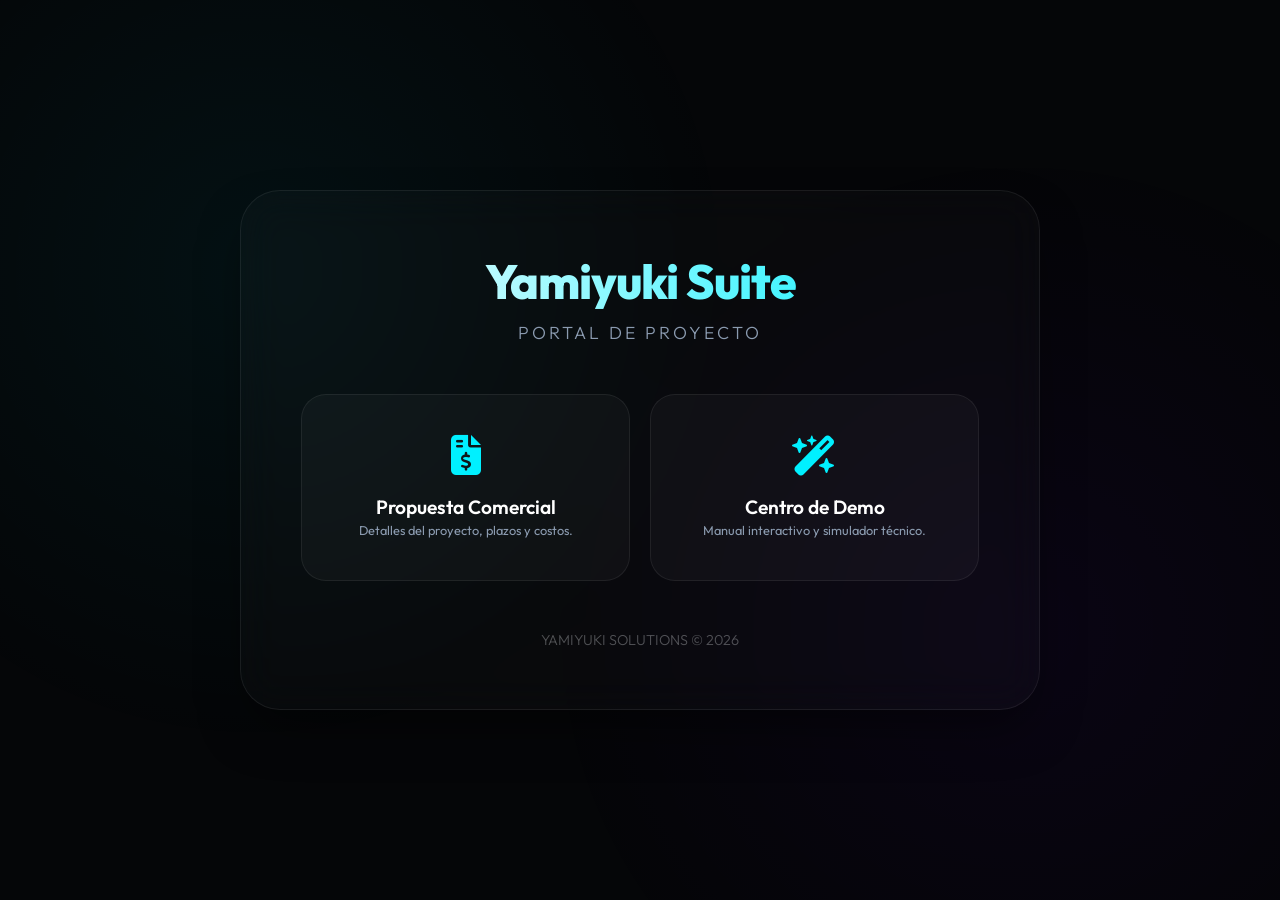
<file: index.html>
<!DOCTYPE html>
<html lang="es">
<head>
    <meta charset="UTF-8">
    <meta name="viewport" content="width=device-width, initial-scale=1.0">
    <title>Yamiyuki Suite | Portal de Gestión</title>
    <link href="https://fonts.googleapis.com/css2?family=Outfit:wght@300;400;600;800&display=swap" rel="stylesheet">
    <link rel="stylesheet" href="https://cdnjs.cloudflare.com/ajax/libs/font-awesome/6.4.0/css/all.min.css">
    <style>
        :root {
            --bg-color: #050608;
            --glass-bg: rgba(255, 255, 255, 0.02);
            --glass-border: rgba(255, 255, 255, 0.07);
            --accent-cyan: #00f0ff;
            --accent-purple: #7000ff;
            --text-main: #f0f4f8;
            --text-muted: #8b9bb0;
        }

        * { margin: 0; padding: 0; box-sizing: border-box; font-family: 'Outfit', sans-serif; }
        body { background-color: var(--bg-color); color: var(--text-main); height: 100vh; overflow: hidden; display: flex; align-items: center; justify-content: center; }

        .background-blobs {
            position: fixed; top: 0; left: 0; width: 100%; height: 100%; z-index: -1;
            background: radial-gradient(circle at 20% 30%, rgba(0, 240, 255, 0.05) 0%, transparent 40%),
                        radial-gradient(circle at 80% 70%, rgba(112, 0, 255, 0.05) 0%, transparent 40%);
        }

        .portal-card {
            background: var(--glass-bg);
            backdrop-filter: blur(20px);
            border: 1px solid var(--glass-border);
            padding: 60px;
            border-radius: 40px;
            text-align: center;
            max-width: 800px;
            width: 90%;
            box-shadow: 0 25px 50px -12px rgba(0, 0, 0, 0.5);
            animation: fadeIn 1s ease-out;
        }

        header h1 { font-size: 3rem; font-weight: 800; letter-spacing: -1px; background: linear-gradient(90deg, #fff, var(--accent-cyan)); -webkit-background-clip: text; background-clip: text; -webkit-text-fill-color: transparent; margin-bottom: 10px; }
        header p { color: var(--text-muted); font-size: 1.1rem; margin-bottom: 50px; text-transform: uppercase; letter-spacing: 3px; font-weight: 300; }

        .button-grid { display: grid; grid-template-columns: 1fr 1fr; gap: 20px; }

        .portal-btn {
            background: rgba(255, 255, 255, 0.03);
            border: 1px solid var(--glass-border);
            padding: 40px 20px;
            border-radius: 25px;
            text-decoration: none;
            color: #fff;
            transition: all 0.3s cubic-bezier(0.4, 0, 0.2, 1);
            display: flex;
            flex-direction: column;
            align-items: center;
            gap: 20px;
        }

        .portal-btn i { font-size: 2.5rem; color: var(--accent-cyan); transition: all 0.3s; }
        .portal-btn h2 { font-size: 1.2rem; font-weight: 600; }
        .portal-btn span { font-size: 0.8rem; color: var(--text-muted); line-height: 1.4; }

        .portal-btn:hover {
            background: rgba(255, 255, 255, 0.07);
            border-color: var(--accent-cyan);
            transform: translateY(-10px);
            box-shadow: 0 10px 30px -10px var(--accent-cyan);
        }

        .portal-btn:hover i { transform: scale(1.1); color: #fff; }

        .footer-logo { margin-top: 50px; opacity: 0.3; font-size: 0.9rem; font-weight: 300; }

        @keyframes fadeIn { from { opacity: 0; transform: translateY(20px); } to { opacity: 1; transform: translateY(0); } }

        @media (max-width: 600px) {
            .button-grid { grid-template-columns: 1fr; }
            header h1 { font-size: 2rem; }
            .portal-card { padding: 30px; }
        }
    </style>
</head>
<body>
    <div class="background-blobs"></div>

    <div class="portal-card">
        <header>
            <h1>Yamiyuki Suite</h1>
            <p>Portal de Proyecto</p>
        </header>

        <div class="button-grid">
            <a href="Cotizacion.html" class="portal-btn">
                <i class="fa-solid fa-file-invoice-dollar"></i>
                <div>
                    <h2>Propuesta Comercial</h2>
                    <span>Detalles del proyecto, plazos y costos.</span>
                </div>
            </a>

            <a href="Documentacion.html" class="portal-btn">
                <i class="fa-solid fa-wand-magic-sparkles"></i>
                <div>
                    <h2>Centro de Demo</h2>
                    <span>Manual interactivo y simulador técnico.</span>
                </div>
            </a>
        </div>

        <div class="footer-logo">
            YAMIYUKI SOLUTIONS &copy; 2026
        </div>
    </div>
</body>
</html>
</file>
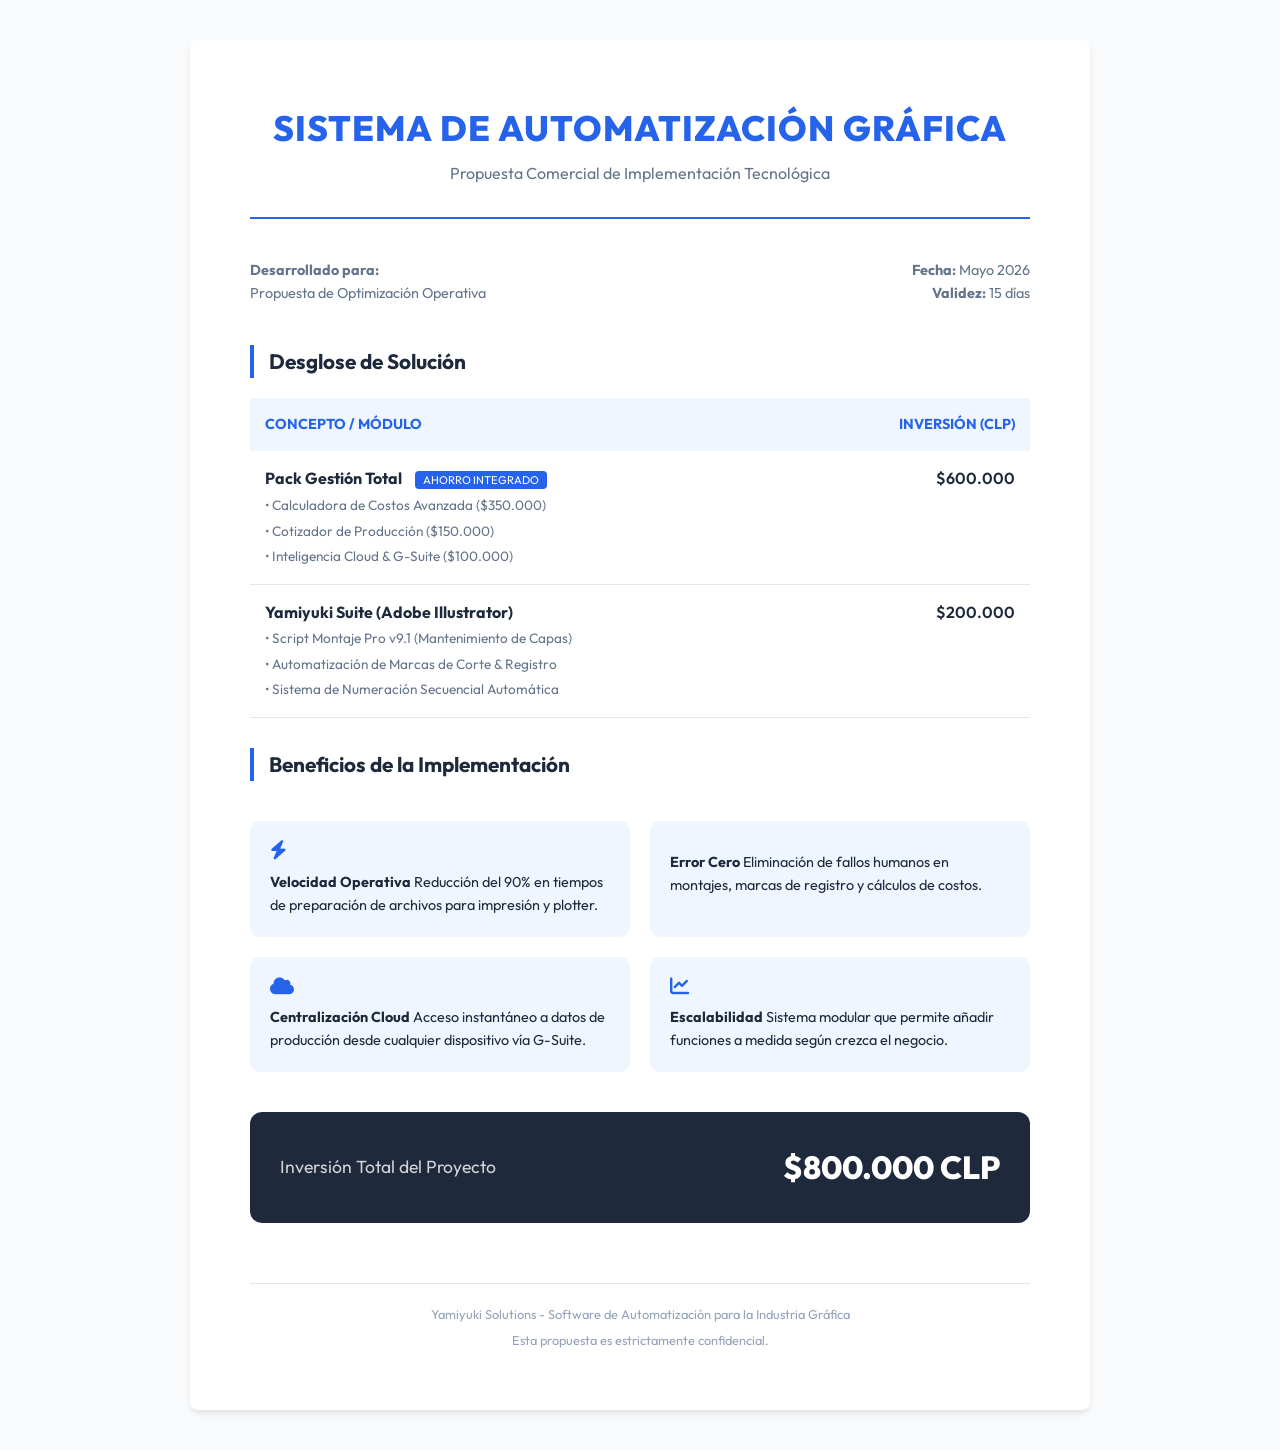
<file: Cotizacion.html>
<!DOCTYPE html>
<html lang="es">
<head>
    <meta charset="UTF-8">
    <meta name="viewport" content="width=device-width, initial-scale=1.0">
    <title>Propuesta Comercial | Yamiyuki Suite</title>
    <link href="https://fonts.googleapis.com/css2?family=Outfit:wght@300;400;600;800&display=swap" rel="stylesheet">
    <link rel="stylesheet" href="https://cdnjs.cloudflare.com/ajax/libs/font-awesome/6.4.0/css/all.min.css">
    <style>
        :root {
            --bg-color: #f8fafc;
            --text-dark: #1e293b;
            --accent-blue: #2563eb;
            --accent-soft: #eff6ff;
            --border-color: #e2e8f0;
        }

        * { margin: 0; padding: 0; box-sizing: border-box; font-family: 'Outfit', sans-serif; }
        body { background-color: var(--bg-color); color: var(--text-dark); line-height: 1.6; padding: 40px 20px; }

        .paper {
            max-width: 900px;
            margin: 0 auto;
            background: #fff;
            padding: 60px;
            border-radius: 8px;
            box-shadow: 0 4px 6px -1px rgba(0, 0, 0, 0.1);
        }

        header { border-bottom: 2px solid var(--accent-blue); padding-bottom: 30px; margin-bottom: 40px; text-align: center; }
        header h1 { font-size: 2.2rem; font-weight: 800; text-transform: uppercase; letter-spacing: 1px; color: var(--accent-blue); }
        header p { color: #64748b; font-size: 1rem; margin-top: 5px; }

        .client-info { display: flex; justify-content: space-between; margin-bottom: 40px; font-size: 0.9rem; color: #64748b; }

        h2 { font-size: 1.3rem; margin-bottom: 20px; color: var(--text-dark); border-left: 4px solid var(--accent-blue); padding-left: 15px; }

        table { width: 100%; border-collapse: collapse; margin-bottom: 30px; }
        th { text-align: left; background: var(--accent-soft); padding: 15px; font-size: 0.9rem; text-transform: uppercase; color: var(--accent-blue); }
        td { padding: 15px; border-bottom: 1px solid var(--border-color); vertical-align: top; }

        .price { font-weight: 600; color: var(--text-dark); text-align: right; }
        
        .pack-tag { background: var(--accent-blue); color: #fff; padding: 2px 8px; border-radius: 4px; font-size: 0.7rem; vertical-align: middle; margin-left: 10px; }

        .total-box {
            background: var(--text-dark);
            color: #fff;
            padding: 30px;
            border-radius: 12px;
            display: flex;
            justify-content: space-between;
            align-items: center;
            margin-top: 40px;
        }
        .total-box h3 { font-size: 1.1rem; font-weight: 400; opacity: 0.8; }
        .total-box .amount { font-size: 2rem; font-weight: 800; color: #fff; }

        .benefits { display: grid; grid-template-columns: 1fr 1fr; gap: 20px; margin-top: 40px; }
        .benefit-item { background: var(--accent-soft); padding: 20px; border-radius: 10px; font-size: 0.9rem; }
        .benefit-item i { color: var(--accent-blue); margin-bottom: 10px; display: block; font-size: 1.2rem; }

        .footer-note { margin-top: 60px; font-size: 0.8rem; color: #94a3b8; text-align: center; border-top: 1px solid var(--border-color); padding-top: 20px; }

        @media (max-width: 600px) {
            .paper { padding: 30px; }
            .benefits { grid-template-columns: 1fr; }
            .client-info { flex-direction: column; gap: 10px; }
        }
    </style>
</head>
<body>
    <div class="paper">
        <header>
            <h1>Sistema de Automatización Gráfica</h1>
            <p>Propuesta Comercial de Implementación Tecnológica</p>
        </header>

        <div class="client-info">
            <div>
                <strong>Desarrollado para:</strong><br>
                Propuesta de Optimización Operativa
            </div>
            <div style="text-align: right;">
                <strong>Fecha:</strong> Mayo 2026<br>
                <strong>Validez:</strong> 15 días
            </div>
        </div>

        <section>
            <h2>Desglose de Solución</h2>
            <table>
                <thead>
                    <tr>
                        <th>Concepto / Módulo</th>
                        <th style="text-align: right;">Inversión (CLP)</th>
                    </tr>
                </thead>
                <tbody>
                    <tr>
                        <td>
                            <strong>Pack Gestión Total</strong> <span class="pack-tag">AHORRO INTEGRADO</span><br>
                            <span style="font-size: 0.85rem; color: #64748b;">
                                • Calculadora de Costos Avanzada ($350.000)<br>
                                • Cotizador de Producción ($150.000)<br>
                                • Inteligencia Cloud & G-Suite ($100.000)
                            </span>
                        </td>
                        <td class="price">$600.000</td>
                    </tr>
                    <tr>
                        <td>
                            <strong>Yamiyuki Suite (Adobe Illustrator)</strong><br>
                            <span style="font-size: 0.85rem; color: #64748b;">
                                • Script Montaje Pro v9.1 (Mantenimiento de Capas)<br>
                                • Automatización de Marcas de Corte & Registro<br>
                                • Sistema de Numeración Secuencial Automática
                            </span>
                        </td>
                        <td class="price">$200.000</td>
                    </tr>
                </tbody>
            </table>
        </section>

        <section>
            <h2>Beneficios de la Implementación</h2>
            <div class="benefits">
                <div class="benefit-item">
                    <i class="fa-solid fa-bolt"></i>
                    <strong>Velocidad Operativa</strong>
                    Reducción del 90% en tiempos de preparación de archivos para impresión y plotter.
                </div>
                <div class="benefit-item">
                    <i class="fa-solid fa-shield-check"></i>
                    <strong>Error Cero</strong>
                    Eliminación de fallos humanos en montajes, marcas de registro y cálculos de costos.
                </div>
                <div class="benefit-item">
                    <i class="fa-solid fa-cloud"></i>
                    <strong>Centralización Cloud</strong>
                    Acceso instantáneo a datos de producción desde cualquier dispositivo vía G-Suite.
                </div>
                <div class="benefit-item">
                    <i class="fa-solid fa-chart-line"></i>
                    <strong>Escalabilidad</strong>
                    Sistema modular que permite añadir funciones a medida según crezca el negocio.
                </div>
            </div>
        </section>

        <div class="total-box">
            <h3>Inversión Total del Proyecto</h3>
            <div class="amount">$800.000 CLP</div>
        </div>

        <div class="footer-note">
            <p>Yamiyuki Solutions - Software de Automatización para la Industria Gráfica</p>
            <p style="margin-top: 5px;">Esta propuesta es estrictamente confidencial.</p>
        </div>
    </div>
</body>
</html>
</file>
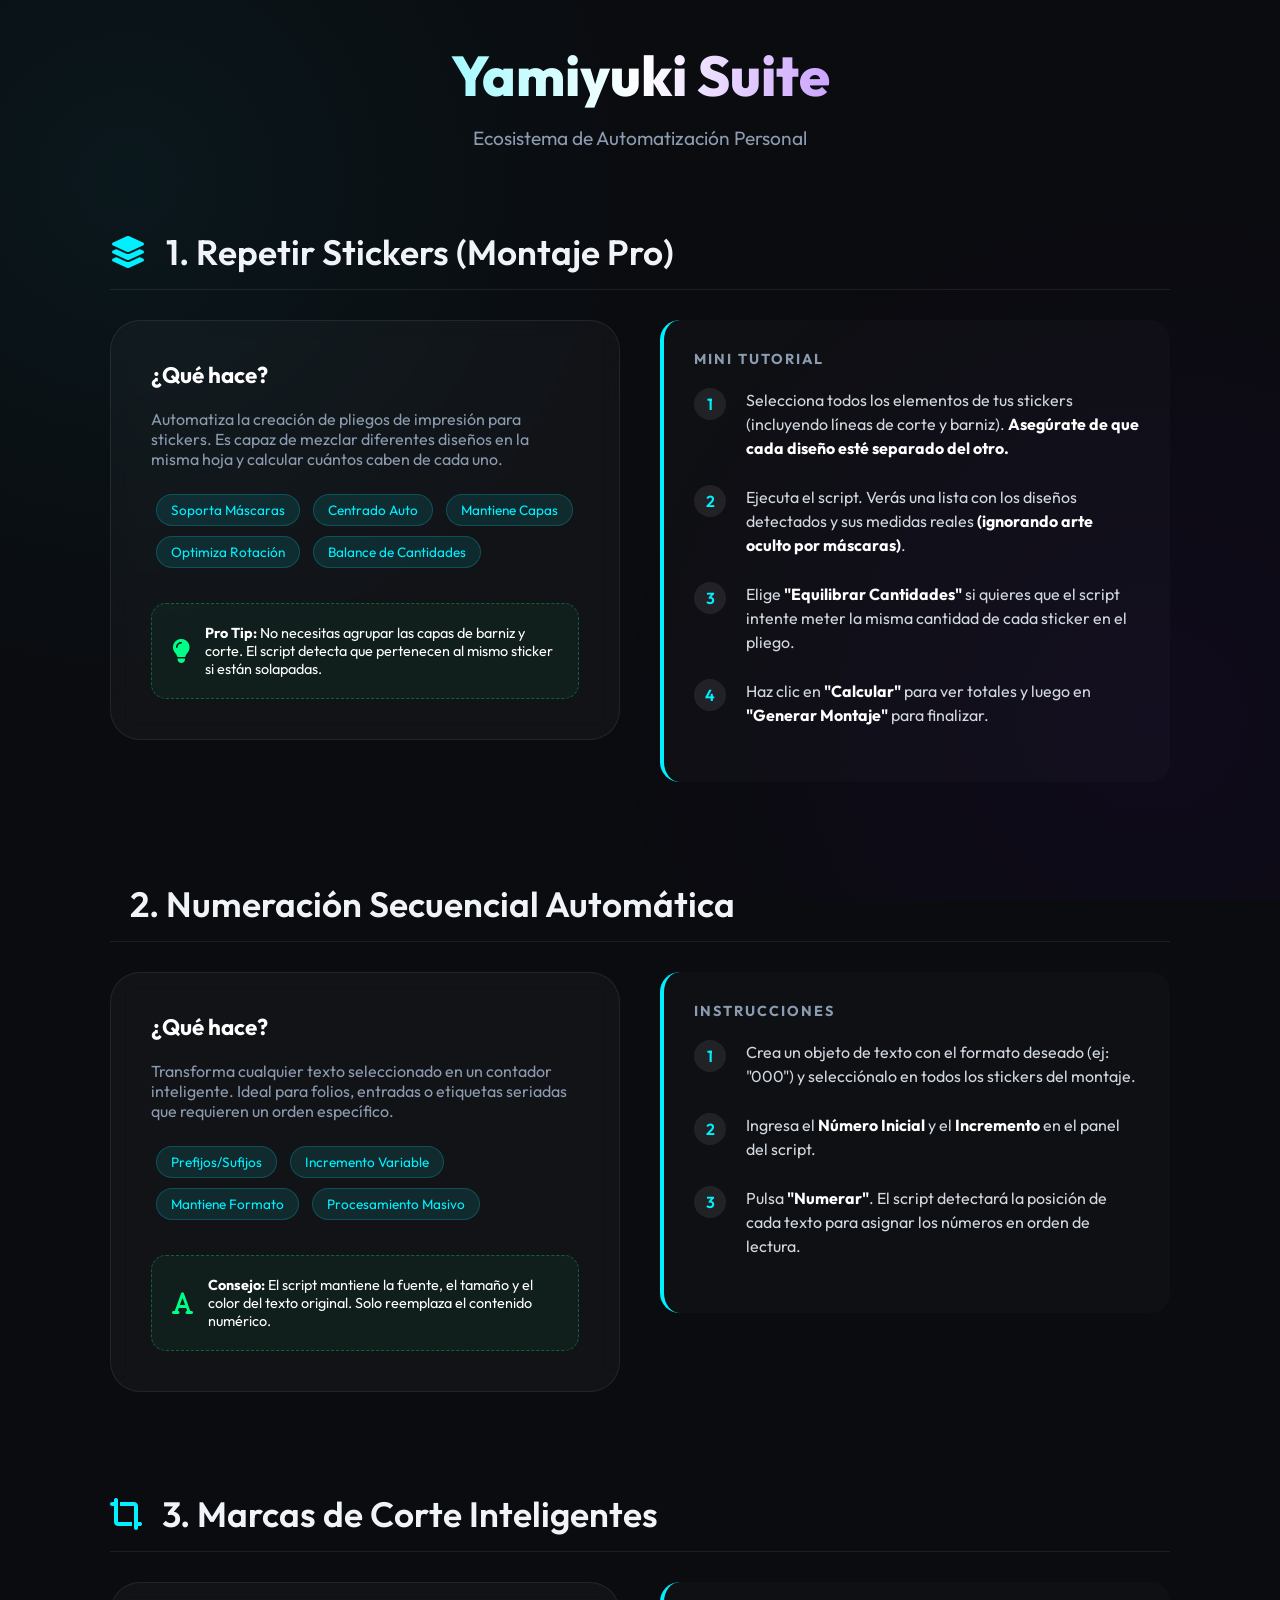
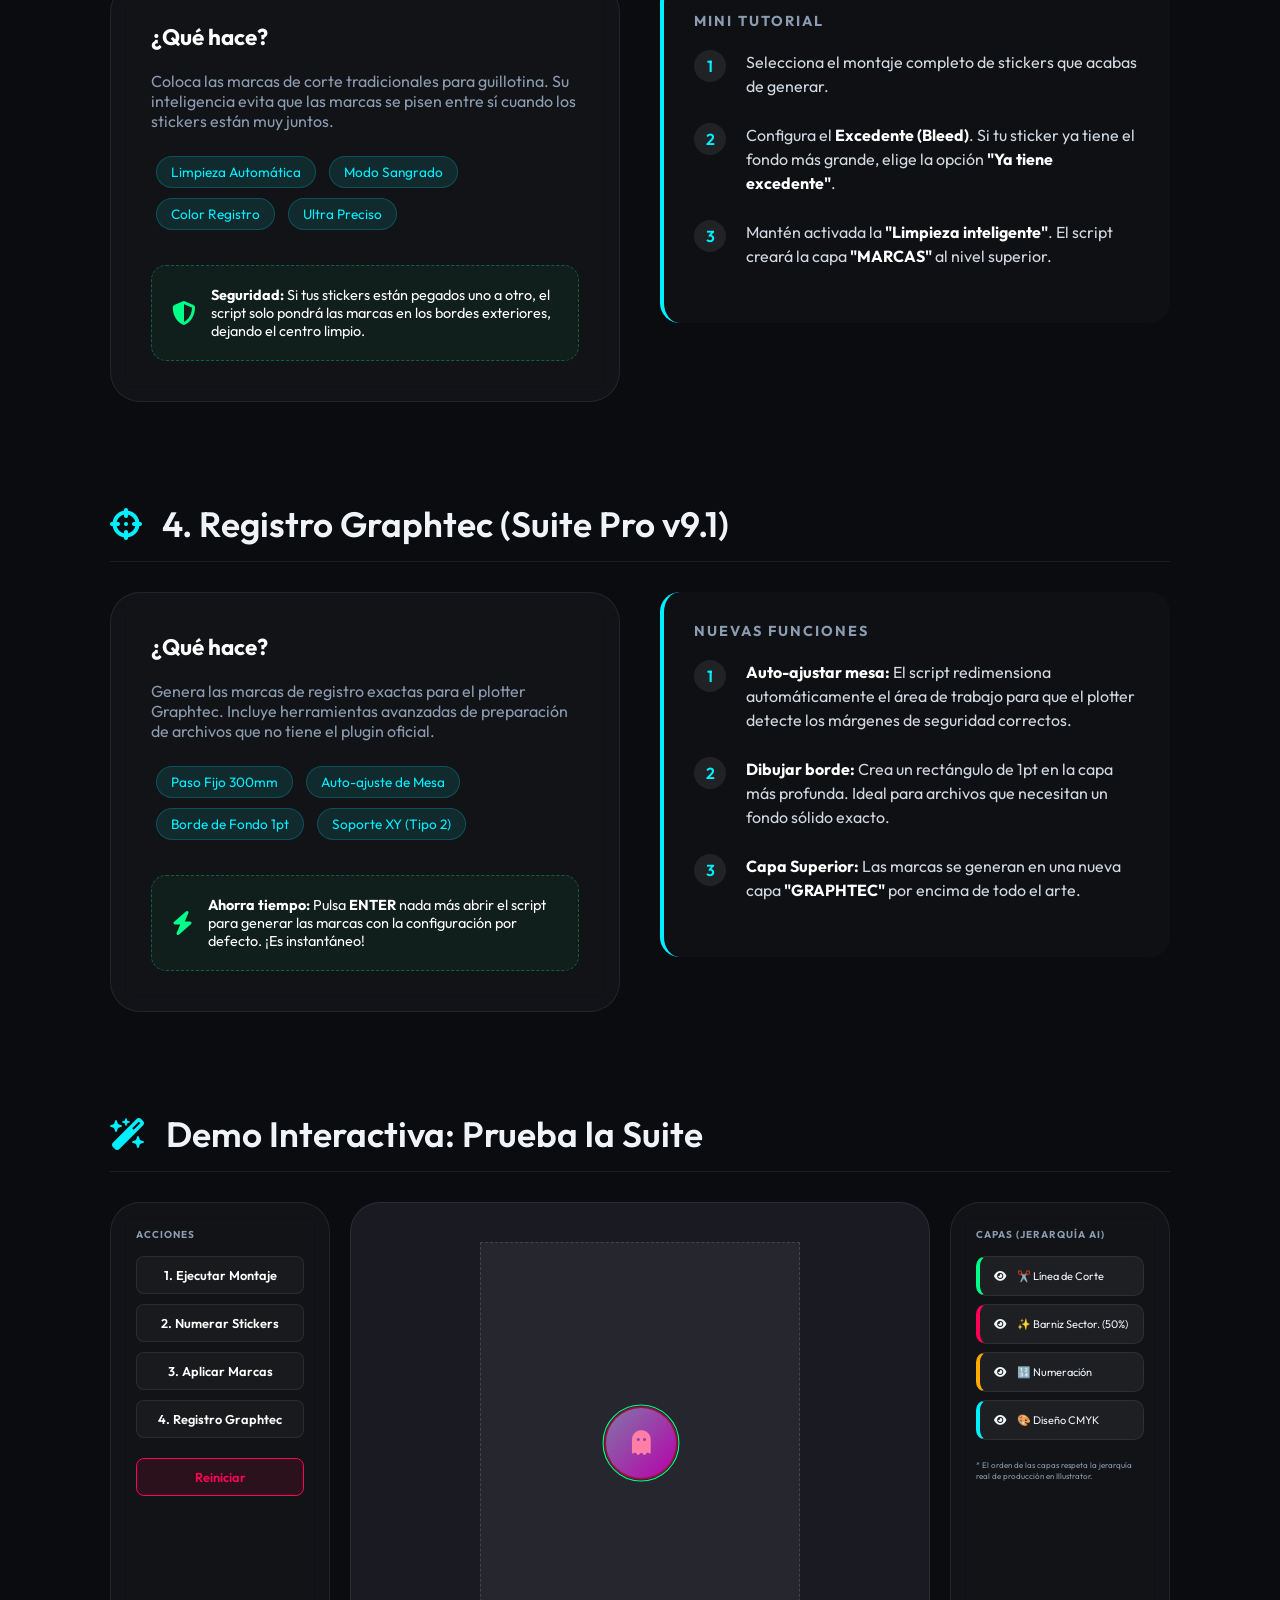
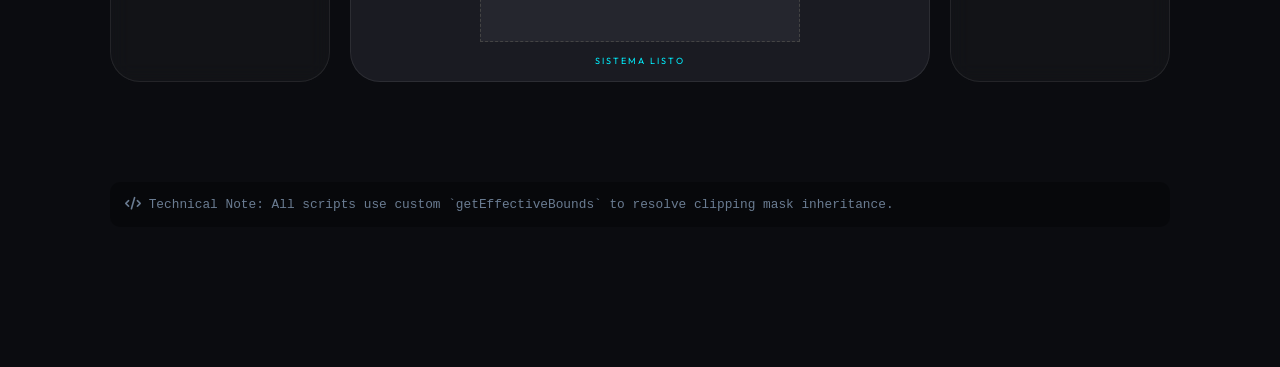
<file: Documentacion.html>
<!DOCTYPE html>
<html lang="es">
<head>
    <meta charset="UTF-8">
    <meta name="viewport" content="width=device-width, initial-scale=1.0">
    <title>Manual de Usuario - Yamiyuki Suite</title>
    <link href="https://fonts.googleapis.com/css2?family=Outfit:wght@300;400;600;800&display=swap" rel="stylesheet">
    <link rel="stylesheet" href="https://cdnjs.cloudflare.com/ajax/libs/font-awesome/6.4.0/css/all.min.css">
    <style>
        :root {
            --bg-color: #0b0c10;
            --glass-bg: rgba(255, 255, 255, 0.03);
            --glass-border: rgba(255, 255, 255, 0.08);
            --accent-cyan: #00f0ff;
            --accent-pink: #ff0055;
            --accent-purple: #7000ff;
            --accent-green: #00ff88;
            --accent-orange: #ffaa00;
            --text-main: #f0f4f8;
            --text-muted: #8b9bb0;
        }

        * { margin: 0; padding: 0; box-sizing: border-box; font-family: 'Outfit', sans-serif; }
        body { background-color: var(--bg-color); color: var(--text-main); min-height: 100vh; overflow-x: hidden; padding-bottom: 100px; }
        
        .ambient-light {
            position: fixed; top: 0; left: 0; width: 100%; height: 100%; z-index: -1;
            background: radial-gradient(circle at 10% 20%, rgba(0, 240, 255, 0.05) 0%, transparent 40%),
                        radial-gradient(circle at 90% 80%, rgba(112, 0, 255, 0.05) 0%, transparent 40%);
        }

        .container { max-width: 1100px; margin: 0 auto; padding: 40px 20px; }

        header { text-align: center; margin-bottom: 80px; }
        header h1 { font-size: 3.5rem; font-weight: 800; background: linear-gradient(90deg, var(--accent-cyan), #fff, var(--accent-purple)); -webkit-background-clip: text; background-clip: text; -webkit-text-fill-color: transparent; margin-bottom: 15px; }
        header p { color: var(--text-muted); font-size: 1.2rem; }

        .section { margin-bottom: 100px; }
        .section-header { display: flex; align-items: center; gap: 20px; margin-bottom: 30px; border-bottom: 1px solid var(--glass-border); padding-bottom: 15px; }
        .section-header i { font-size: 2rem; color: var(--accent-cyan); }
        .section-header h2 { font-size: 2.2rem; font-weight: 600; }

        .grid { display: grid; grid-template-columns: 1fr 1fr; gap: 40px; align-items: start; }

        .info-card { background: var(--glass-bg); backdrop-filter: blur(10px); border: 1px solid var(--glass-border); border-radius: 30px; padding: 40px; }
        .info-card h3 { font-size: 1.4rem; margin-bottom: 20px; color: #fff; display: flex; align-items: center; gap: 10px; }
        .info-card h3 i { color: var(--accent-cyan); }
        
        .tutorial-card { background: rgba(255,255,255,0.02); border-radius: 20px; padding: 30px; border-left: 4px solid var(--accent-cyan); }
        .tutorial-card h4 { margin-bottom: 20px; text-transform: uppercase; letter-spacing: 2px; font-size: 0.9rem; color: var(--text-muted); }

        .step { display: flex; gap: 20px; margin-bottom: 25px; }
        .step-num { width: 32px; height: 32px; background: var(--glass-border); border-radius: 50%; display: flex; justify-content: center; align-items: center; font-weight: 600; flex-shrink: 0; color: var(--accent-cyan); }
        .step-content p { font-size: 1rem; line-height: 1.5; color: #d1d8e0; }
        .step-content b { color: #fff; }

        .feature-tag { display: inline-block; padding: 6px 14px; background: rgba(0, 240, 255, 0.1); border: 1px solid rgba(0, 240, 255, 0.2); border-radius: 50px; color: var(--accent-cyan); font-size: 0.85rem; margin: 5px; }

        .pro-tip { margin-top: 30px; padding: 20px; background: rgba(0, 255, 136, 0.05); border-radius: 15px; border: 1px dashed rgba(0, 255, 136, 0.3); display: flex; gap: 15px; align-items: center; }
        .pro-tip i { color: var(--accent-green); font-size: 1.5rem; }
        .pro-tip p { font-size: 0.9rem; color: #fff; }

        .ai-note { margin-top: 40px; padding: 15px; background: rgba(0,0,0,0.3); border-radius: 10px; font-family: monospace; font-size: 0.8rem; color: #6a7c92; }

        @media (max-width: 900px) { .grid { grid-template-columns: 1fr; } header h1 { font-size: 2.5rem; } }

        /* ESTILOS SIMULADOR */
        .demo-btn { background: var(--glass-bg); border: 1px solid var(--glass-border); color: #fff; padding: 10px; border-radius: 8px; cursor: pointer; width: 100%; font-weight: 600; font-size: 0.8rem; transition: all 0.2s; text-align: center; }
        .demo-btn:hover { background: var(--accent-cyan); color: #000; transform: scale(1.05); }
        
        .layer-card { background: rgba(255,255,255,0.05); border: 1px solid var(--glass-border); border-left: 4px solid var(--accent-cyan); padding: 12px; border-radius: 10px; font-size: 11px; cursor: pointer; transition: all 0.2s; display: flex; gap: 10px; align-items: center; margin-bottom: 8px; }
        .layer-card:hover { background: rgba(255,255,255,0.1); }
        .layer-card.inactive { opacity: 0.3; border-left-color: #555 !important; }
        .layer-card i { width: 15px; text-align: center; }

        .sim-sticker { border-radius: 50%; display: flex; align-items: center; justify-content: center; transition: all 0.3s; z-index: 5; }
        .sim-mark { position: absolute; background: #fff; z-index: 1000; box-shadow: 0 0 5px rgba(0,0,0,0.5); }
        .graphtec-mark { position: absolute; border-left: 2px solid #fff; border-top: 2px solid #fff; width: 15px; height: 15px; z-index: 2000; }
        .sim-number { position: absolute; font-size: 14px; font-weight: 800; color: #fff; z-index: 6; text-shadow: 2px 2px 4px #000; }
        
        @keyframes popIn {
            from { transform: scale(0); opacity: 0; }
            to { transform: scale(1); opacity: 1; }
        }
    </style>
</head>
<body>
    <div class="ambient-light"></div>
    <div class="container">
        <header>
            <h1>Yamiyuki Suite</h1>
            <p>Ecosistema de Automatización Personal</p>
        </header>

        <!-- SECCIÓN 1: REPETIR STICKERS -->
        <div class="section">
            <div class="section-header">
                <i class="fa-solid fa-layer-group"></i>
                <h2>1. Repetir Stickers (Montaje Pro)</h2>
            </div>
            <div class="grid">
                <div class="info-card">
                    <h3>¿Qué hace?</h3>
                    <p class="desc" style="margin-bottom: 20px; color: var(--text-muted);">Automatiza la creación de pliegos de impresión para stickers. Es capaz de mezclar diferentes diseños en la misma hoja y calcular cuántos caben de cada uno.</p>
                    <div>
                        <span class="feature-tag">Soporta Máscaras</span>
                        <span class="feature-tag">Centrado Auto</span>
                        <span class="feature-tag">Mantiene Capas</span>
                        <span class="feature-tag">Optimiza Rotación</span>
                        <span class="feature-tag">Balance de Cantidades</span>
                    </div>
                    <div class="pro-tip">
                        <i class="fa-solid fa-lightbulb"></i>
                        <p><b>Pro Tip:</b> No necesitas agrupar las capas de barniz y corte. El script detecta que pertenecen al mismo sticker si están solapadas.</p>
                    </div>
                </div>
                <div class="tutorial-card">
                    <h4>Mini Tutorial</h4>
                    <div class="step">
                        <div class="step-num">1</div>
                        <div class="step-content"><p>Selecciona todos los elementos de tus stickers (incluyendo líneas de corte y barniz). <b>Asegúrate de que cada diseño esté separado del otro.</b></p></div>
                    </div>
                    <div class="step">
                        <div class="step-num">2</div>
                        <div class="step-content"><p>Ejecuta el script. Verás una lista con los diseños detectados y sus medidas reales <b>(ignorando arte oculto por máscaras)</b>.</p></div>
                    </div>
                    <div class="step">
                        <div class="step-num">3</div>
                        <div class="step-content"><p>Elige <b>"Equilibrar Cantidades"</b> si quieres que el script intente meter la misma cantidad de cada sticker en el pliego.</p></div>
                    </div>
                    <div class="step">
                        <div class="step-num">4</div>
                        <div class="step-content"><p>Haz clic en <b>"Calcular"</b> para ver totales y luego en <b>"Generar Montaje"</b> para finalizar.</p></div>
                    </div>
                </div>
            </div>
        </div>

        <!-- SECCIÓN 2: NUMERACIÓN SECUENCIAL -->
        <div class="section">
            <div class="section-header">
                <i class="fa-solid fa-arrow-1-9"></i>
                <h2>2. Numeración Secuencial Automática</h2>
            </div>
            <div class="grid">
                <div class="info-card">
                    <h3>¿Qué hace?</h3>
                    <p class="desc" style="margin-bottom: 20px; color: var(--text-muted);">Transforma cualquier texto seleccionado en un contador inteligente. Ideal para folios, entradas o etiquetas seriadas que requieren un orden específico.</p>
                    <div>
                        <span class="feature-tag">Prefijos/Sufijos</span>
                        <span class="feature-tag">Incremento Variable</span>
                        <span class="feature-tag">Mantiene Formato</span>
                        <span class="feature-tag">Procesamiento Masivo</span>
                    </div>
                    <div class="pro-tip">
                        <i class="fa-solid fa-font"></i>
                        <p><b>Consejo:</b> El script mantiene la fuente, el tamaño y el color del texto original. Solo reemplaza el contenido numérico.</p>
                    </div>
                </div>
                <div class="tutorial-card">
                    <h4>Instrucciones</h4>
                    <div class="step">
                        <div class="step-num">1</div>
                        <div class="step-content"><p>Crea un objeto de texto con el formato deseado (ej: "000") y selecciónalo en todos los stickers del montaje.</p></div>
                    </div>
                    <div class="step">
                        <div class="step-num">2</div>
                        <div class="step-content"><p>Ingresa el <b>Número Inicial</b> y el <b>Incremento</b> en el panel del script.</p></div>
                    </div>
                    <div class="step">
                        <div class="step-num">3</div>
                        <div class="step-content"><p>Pulsa <b>"Numerar"</b>. El script detectará la posición de cada texto para asignar los números en orden de lectura.</p></div>
                    </div>
                </div>
            </div>
        </div>

        <!-- SECCIÓN 3: MARCAS DE CORTE -->
        <div class="section">
            <div class="section-header">
                <i class="fa-solid fa-crop-simple"></i>
                <h2>3. Marcas de Corte Inteligentes</h2>
            </div>
            <div class="grid">
                <div class="info-card">
                    <h3>¿Qué hace?</h3>
                    <p class="desc" style="margin-bottom: 20px; color: var(--text-muted);">Coloca las marcas de corte tradicionales para guillotina. Su inteligencia evita que las marcas se pisen entre sí cuando los stickers están muy juntos.</p>
                    <div>
                        <span class="feature-tag">Limpieza Automática</span>
                        <span class="feature-tag">Modo Sangrado</span>
                        <span class="feature-tag">Color Registro</span>
                        <span class="feature-tag">Ultra Preciso</span>
                    </div>
                    <div class="pro-tip">
                        <i class="fa-solid fa-shield-halved"></i>
                        <p><b>Seguridad:</b> Si tus stickers están pegados uno a otro, el script solo pondrá las marcas en los bordes exteriores, dejando el centro limpio.</p>
                    </div>
                </div>
                <div class="tutorial-card">
                    <h4>Mini Tutorial</h4>
                    <div class="step">
                        <div class="step-num">1</div>
                        <div class="step-content"><p>Selecciona el montaje completo de stickers que acabas de generar.</p></div>
                    </div>
                    <div class="step">
                        <div class="step-num">2</div>
                        <div class="step-content"><p>Configura el <b>Excedente (Bleed)</b>. Si tu sticker ya tiene el fondo más grande, elige la opción <b>"Ya tiene excedente"</b>.</p></div>
                    </div>
                    <div class="step">
                        <div class="step-num">3</div>
                        <div class="step-content"><p>Mantén activada la <b>"Limpieza inteligente"</b>. El script creará la capa <b>"MARCAS"</b> al nivel superior.</p></div>
                    </div>
                </div>
            </div>
        </div>

        <!-- SECCIÓN 4: MARCAS GRAPHTEC -->
        <div class="section">
            <div class="section-header">
                <i class="fa-solid fa-crosshairs"></i>
                <h2>4. Registro Graphtec (Suite Pro v9.1)</h2>
            </div>
            <div class="grid">
                <div class="info-card">
                    <h3>¿Qué hace?</h3>
                    <p class="desc" style="margin-bottom: 20px; color: var(--text-muted);">Genera las marcas de registro exactas para el plotter Graphtec. Incluye herramientas avanzadas de preparación de archivos que no tiene el plugin oficial.</p>
                    <div>
                        <span class="feature-tag">Paso Fijo 300mm</span>
                        <span class="feature-tag">Auto-ajuste de Mesa</span>
                        <span class="feature-tag">Borde de Fondo 1pt</span>
                        <span class="feature-tag">Soporte XY (Tipo 2)</span>
                    </div>
                    <div class="pro-tip">
                        <i class="fa-solid fa-bolt"></i>
                        <p><b>Ahorra tiempo:</b> Pulsa <b>ENTER</b> nada más abrir el script para generar las marcas con la configuración por defecto. ¡Es instantáneo!</p>
                    </div>
                </div>
                <div class="tutorial-card">
                    <h4>Nuevas Funciones</h4>
                    <div class="step">
                        <div class="step-num">1</div>
                        <div class="step-content"><p><b>Auto-ajustar mesa:</b> El script redimensiona automáticamente el área de trabajo para que el plotter detecte los márgenes de seguridad correctos.</p></div>
                    </div>
                    <div class="step">
                        <div class="step-num">2</div>
                        <div class="step-content"><p><b>Dibujar borde:</b> Crea un rectángulo de 1pt en la capa más profunda. Ideal para archivos que necesitan un fondo sólido exacto.</p></div>
                    </div>
                    <div class="step">
                        <div class="step-num">3</div>
                        <div class="step-content"><p><b>Capa Superior:</b> Las marcas se generan en una nueva capa <b>"GRAPHTEC"</b> por encima de todo el arte.</p></div>
                    </div>
                </div>
            </div>
        </div>

        <!-- SECCIÓN 5: SIMULADOR INTERACTIVO -->
        <div class="section">
            <div class="section-header">
                <i class="fa-solid fa-wand-magic-sparkles"></i>
                <h2>Demo Interactiva: Prueba la Suite</h2>
            </div>
            
            <div style="display: grid; grid-template-columns: 220px 1fr 220px; gap: 20px; align-items: start;">
                <!-- COLUMNA 1: BOTONES -->
                <div class="info-card" style="padding: 25px; height: 100%;">
                    <h4 style="color:var(--text-muted); margin-bottom:15px; font-size:10px; letter-spacing:1px;">ACCIONES</h4>
                    <div style="display: flex; flex-direction: column; gap: 10px;">
                        <button class="demo-btn" onclick="simStep(1)">1. Ejecutar Montaje</button>
                        <button class="demo-btn" onclick="simStep(4)">2. Numerar Stickers</button>
                        <button class="demo-btn" onclick="simStep(2)">3. Aplicar Marcas</button>
                        <button class="demo-btn" onclick="simStep(3)">4. Registro Graphtec</button>
                        <button class="demo-btn" style="margin-top: 10px; background: rgba(255,0,85,0.1); color: var(--accent-pink); border-color: var(--accent-pink);" onclick="resetSim()">Reiniciar</button>
                    </div>
                </div>

                <!-- COLUMNA 2: LIENZO -->
                <div class="info-card" style="background: #1a1b22; overflow: hidden; position: relative; min-height: 480px; display: flex; justify-content: center; align-items: center; padding: 0;">
                    <div id="canvas" style="width: 320px; height: 400px; border: 1px dashed #444; position: relative; background: #25262e; transition: all 0.5s;">
                        <div id="sticker-master" class="sim-sticker" style="width: 70px; height: 70px; position: absolute; left: 125px; top: 165px; display: flex; align-items: center; justify-content: center; transition: all 0.5s;"></div>
                        <div id="sticker-grid" style="position: absolute; width: 100%; height: 100%;"></div>
                        <div id="marks-layer" style="position: absolute; width: 100%; height: 100%; pointer-events: none; opacity: 0; transition: opacity 0.3s; z-index: 1000;"></div>
                        <div id="graphtec-layer" style="position: absolute; width: 100%; height: 100%; pointer-events: none; opacity: 0; transition: all 0.5s; z-index: 2000;"></div>
                    </div>
                    <div id="sim-status" style="position: absolute; bottom: 15px; left: 0; width: 100%; text-align: center; font-size: 9px; color: var(--accent-cyan); text-transform: uppercase; letter-spacing: 2px;">Sistema listo</div>
                </div>

                <!-- COLUMNA 3: CAPAS DINÁMICAS -->
                <div class="info-card" style="padding: 25px; height: 100%;">
                    <h4 style="color:var(--text-muted); margin-bottom:15px; font-size:10px; letter-spacing:1px;">CAPAS (JERARQUÍA AI)</h4>
                    <div id="layer-panel">
                        <div id="layer-card-graphtec" class="layer-card active" onclick="toggleLayer('graphtec', this)" style="border-left-color: #fff; display: none; animation: popIn 0.3s forwards;">
                            <i class="fa-solid fa-eye"></i> 🎯 REGISTRO GRAPHTEC
                        </div>
                        <div id="layer-card-marks" class="layer-card active" onclick="toggleLayer('marks', this)" style="border-left-color: #888; display: none; animation: popIn 0.3s forwards;">
                            <i class="fa-solid fa-eye"></i> 🏁 MARCAS DE CORTE
                        </div>
                        <div class="layer-card active" onclick="toggleLayer('cut', this)" style="border-left-color: var(--accent-green);">
                            <i class="fa-solid fa-eye"></i> ✂️ Línea de Corte
                        </div>
                        <div class="layer-card active" onclick="toggleLayer('varnish', this)" style="border-left-color: var(--accent-pink);">
                            <i class="fa-solid fa-eye"></i> ✨ Barniz Sector. (50%)
                        </div>
                        <div class="layer-card active" onclick="toggleLayer('nums', this)" style="border-left-color: var(--accent-orange);">
                            <i class="fa-solid fa-eye"></i> 🔢 Numeración
                        </div>
                        <div class="layer-card active" onclick="toggleLayer('design', this)" style="border-left-color: var(--accent-cyan);">
                            <i class="fa-solid fa-eye"></i> 🎨 Diseño CMYK
                        </div>
                    </div>
                    <p style="margin-top: 20px; font-size: 8px; color: var(--text-muted); line-height: 1.4;">
                        * El orden de las capas respeta la jerarquía real de producción en Illustrator.
                    </p>
                </div>
            </div>
        </div>

        <footer>
            <div class="ai-note"><i class="fa-solid fa-code"></i> Technical Note: All scripts use custom `getEffectiveBounds` to resolve clipping mask inheritance.</div>
        </footer>
    </div>

    <script>
        let isGrid = false;
        let layers = { design: true, varnish: true, cut: true, nums: true, marks: true, graphtec: true };

        function toggleLayer(type, el) {
            layers[type] = !layers[type];
            el.classList.toggle('inactive');
            el.querySelector('i').className = layers[type] ? 'fa-solid fa-eye' : 'fa-solid fa-eye-slash';
            updateVisuals();
        }

        function createStickerContent(num = "", size = 60) {
            const ghostSize = size === 70 ? 25 : 20;
            return `
                <div class="sim-design" style="width:100%; height:100%; border-radius:50%; background:linear-gradient(135deg, #00f0ff, #7000ff); position:absolute; z-index:1; display:flex; align-items:center; justify-content:center; transition:0.3s;">
                    <i class="fa-solid fa-ghost" style="color:white; font-size:${ghostSize}px;"></i>
                </div>
                <div class="sim-varnish" style="width:100%; height:100%; border-radius:50%; background:rgba(255,0,85,0.5); position:absolute; z-index:2; transition:0.3s; transform: scale(1.05);"></div>
                <div class="sim-cut" style="width:100%; height:100%; border-radius:50%; border:1px solid #00ff88; position:absolute; z-index:3; transition:0.3s; transform: scale(1.1);"></div>
                <div class="sim-number" style="z-index:6; opacity:${num ? 1 : 0}">${num}</div>
            `;
        }

        function updateVisuals() {
            const stickers = document.querySelectorAll('.sim-sticker');
            stickers.forEach(s => {
                const design = s.querySelector('.sim-design');
                const varnish = s.querySelector('.sim-varnish');
                const cut = s.querySelector('.sim-cut');
                const num = s.querySelector('.sim-number');
                if (design) design.style.opacity = layers.design ? '1' : '0';
                if (varnish) varnish.style.opacity = layers.varnish ? '1' : '0';
                if (cut) cut.style.opacity = layers.cut ? '1' : '0';
                if (num) num.style.opacity = layers.nums && num.innerText ? '1' : '0';
            });
            document.getElementById('marks-layer').style.opacity = layers.marks ? '1' : '0';
            document.getElementById('graphtec-layer').style.opacity = layers.graphtec ? '1' : '0';
        }

        function simStep(step) {
            const status = document.getElementById('sim-status');
            const marksLayer = document.getElementById('marks-layer');
            const graphtecLayer = document.getElementById('graphtec-layer');

            if (step === 1) {
                isGrid = true;
                document.getElementById('sticker-master').style.display = 'none';
                const grid = document.getElementById('sticker-grid');
                grid.innerHTML = '';
                for (let y = 0; y < 4; y++) {
                    for (let x = 0; x < 3; x++) {
                        const s = document.createElement('div');
                        s.className = "sim-sticker";
                        s.style = `width:50px; height:50px; position:absolute; left:${x*70 + 55}px; top:${y*70 + 60}px; animation: popIn 0.3s forwards; animation-delay: ${(x+y)*0.05}s; opacity:0;`;
                        s.innerHTML = createStickerContent("", 50);
                        grid.appendChild(s);
                    }
                }
                updateVisuals();
                status.innerHTML = "Montaje completado.";
            }

            if (step === 4) {
                const stickers = document.querySelectorAll('.sim-sticker');
                stickers.forEach((s, i) => {
                    const n = s.querySelector('.sim-number');
                    if (n) n.innerText = String(i + 1).padStart(3, '0');
                });
                updateVisuals();
                status.innerHTML = "Numeración aplicada con éxito.";
            }

            if (step === 2) {
                marksLayer.innerHTML = '';
                const marks = isGrid ? [
                    {x: 55, y: 60, hx:-15, vy:-15}, {x: 245, y: 60, hx:5, vy:-15},
                    {x: 55, y: 330, hx:-15, vy:5}, {x: 245, y: 330, hx:5, vy:5}
                ] : [
                    {x: 125-5, y: 165-5, hx:-15, vy:-15}, {x: 125+70+5, y: 165-5, hx:5, vy:-15},
                    {x: 125-5, y: 165+70+5, hx:-15, vy:5}, {x: 125+70+5, y: 165+70+5, hx:5, vy:5}
                ];
                marks.forEach(m => {
                    marksLayer.innerHTML += `<div class="sim-mark" style="width:10px; height:1px; left:${m.x+m.hx}px; top:${m.y}px"></div>`;
                    marksLayer.innerHTML += `<div class="sim-mark" style="width:1px; height:10px; left:${m.x}px; top:${m.y+m.vy}px"></div>`;
                });
                layers.marks = true;
                updateVisuals();
                document.getElementById('layer-card-marks').style.display = 'flex';
                status.innerHTML = "Capa <b style='color:white'>'MARCAS'</b> creada arriba.";
            }

            if (step === 3) {
                graphtecLayer.innerHTML = '';
                graphtecLayer.innerHTML += '<div class="graphtec-mark" style="top:0; left:0;"></div>';
                graphtecLayer.innerHTML += '<div class="graphtec-mark" style="top:0; right:0; transform:rotate(90deg);"></div>';
                graphtecLayer.innerHTML += '<div class="graphtec-mark" style="bottom:0; left:0; transform:rotate(-90deg);"></div>';
                graphtecLayer.innerHTML += '<div class="graphtec-mark" style="bottom:0; right:0; transform:rotate(180deg);"></div>';
                layers.graphtec = true;
                updateVisuals();
                document.getElementById('layer-card-graphtec').style.display = 'flex';
                status.innerHTML = "Capa <b style='color:white'>'GRAPHTEC'</b> en nivel superior.";
            }
        }
        
        function resetSim() { location.reload(); }
        document.getElementById('sticker-master').innerHTML = createStickerContent("", 70);
        updateVisuals();
    </script>
</body>
</html>
</file>
